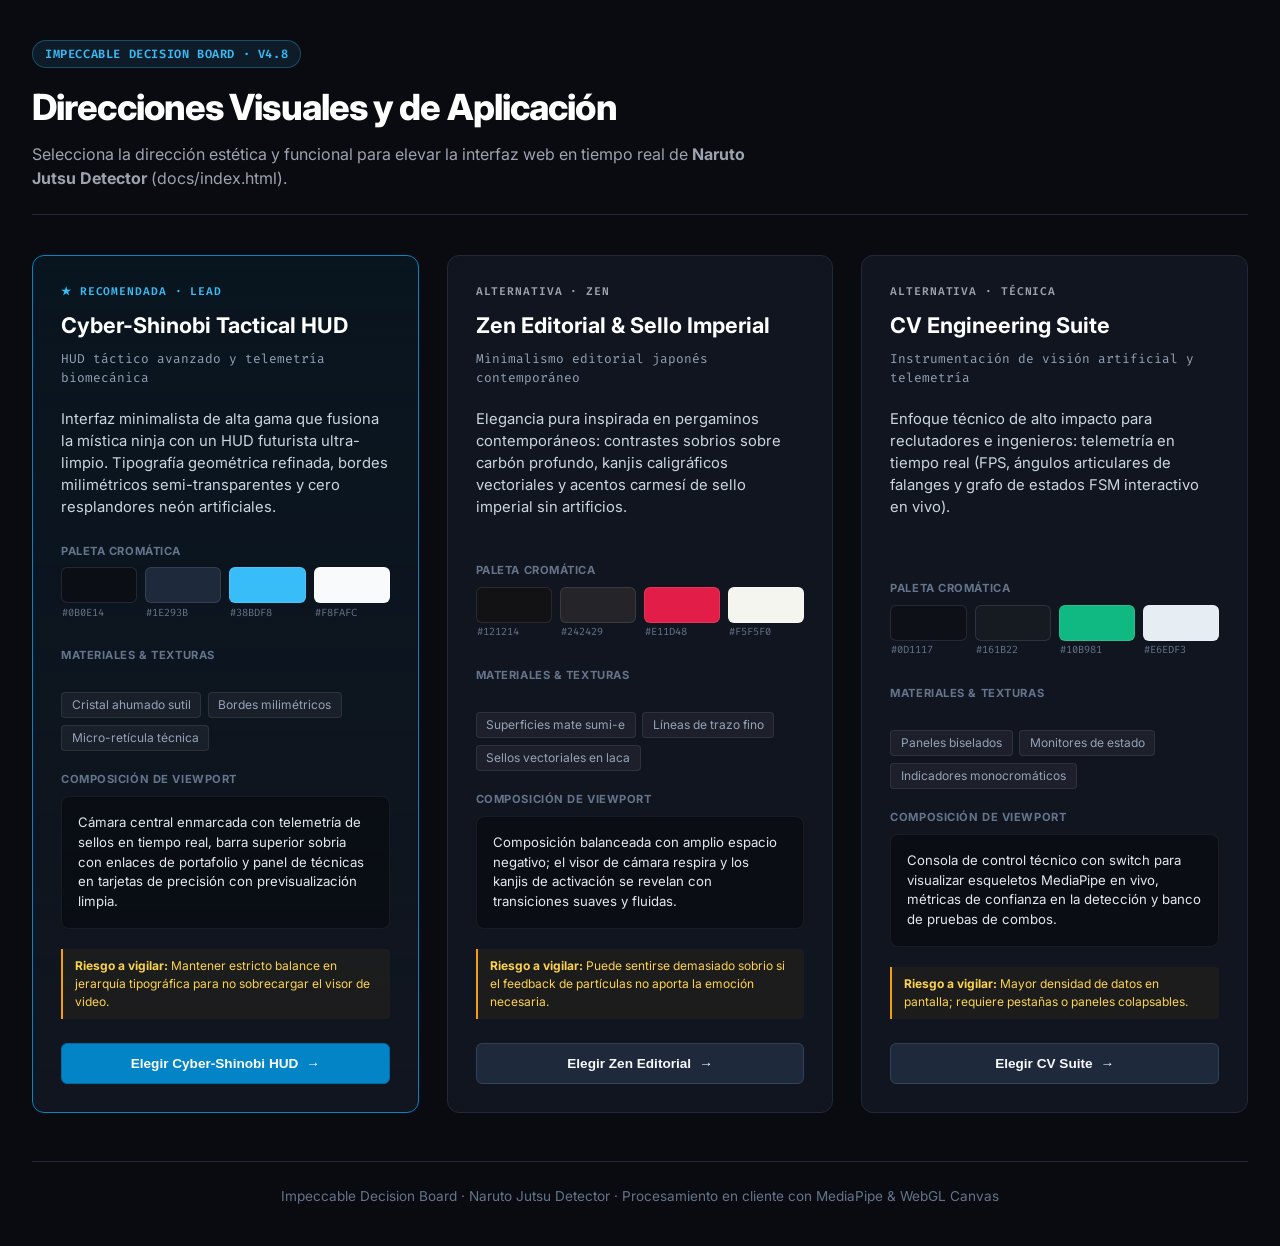
<file: .impeccable/decision-board.html>
<!DOCTYPE html>
<html lang="es">
<head>
  <meta charset="UTF-8">
  <meta name="viewport" content="width=device-width, initial-scale=1.0">
  <title>Impeccable · Visual Decision Board | Naruto Jutsu Detector</title>
  <link rel="preconnect" href="https://fonts.googleapis.com">
  <link rel="preconnect" href="https://fonts.gstatic.com" crossorigin>
  <link href="https://fonts.googleapis.com/css2?family=Fira+Code:wght@400;600&family=Inter:wght@400;500;600;700;800&family=Plus+Jakarta+Sans:wght@700;800&display=swap" rel="stylesheet">
  <style>
    :root {
      --bg: #090B10;
      --surface: #11151F;
      --surface-border: #1F2937;
      --text: #F3F4F6;
      --text-muted: #9CA3AF;
      --accent: #38BDF8;
      --accent-subtle: rgba(56, 189, 248, 0.1);
    }
    * {
      box-sizing: border-box;
      margin: 0;
      padding: 0;
    }
    body {
      background-color: var(--bg);
      color: var(--text);
      font-family: 'Inter', -apple-system, BlinkMacSystemFont, sans-serif;
      padding: 2.5rem 2rem;
      min-height: 100vh;
      line-height: 1.5;
    }
    .container {
      max-width: 1280px;
      margin: 0 auto;
    }
    header {
      margin-bottom: 2.5rem;
      border-bottom: 1px solid var(--surface-border);
      padding-bottom: 1.5rem;
      display: flex;
      justify-content: space-between;
      align-items: flex-end;
    }
    .badge {
      display: inline-flex;
      align-items: center;
      gap: 0.5rem;
      background: var(--accent-subtle);
      border: 1px solid rgba(56, 189, 248, 0.3);
      color: var(--accent);
      padding: 0.25rem 0.75rem;
      border-radius: 9999px;
      font-size: 0.75rem;
      font-family: 'Fira Code', monospace;
      font-weight: 600;
      text-transform: uppercase;
      letter-spacing: 0.05em;
      margin-bottom: 0.75rem;
    }
    h1 {
      font-size: 2.25rem;
      font-weight: 800;
      letter-spacing: -0.025em;
      color: #FFFFFF;
    }
    .subtitle {
      color: var(--text-muted);
      font-size: 1rem;
      margin-top: 0.5rem;
      max-width: 720px;
    }
    .cards-grid {
      display: grid;
      grid-template-columns: repeat(auto-fit, minmax(360px, 1fr));
      gap: 1.75rem;
    }
    .card {
      background: var(--surface);
      border: 1px solid var(--surface-border);
      border-radius: 12px;
      padding: 1.75rem;
      display: flex;
      flex-direction: column;
      position: relative;
      transition: transform 0.2s ease, border-color 0.2s ease;
    }
    .card:hover {
      transform: translateY(-3px);
      border-color: #374151;
    }
    .card.lead {
      border-color: #0284C7;
      background: linear-gradient(180deg, rgba(2, 132, 199, 0.08) 0%, #11151F 100%);
    }
    .card-kicker {
      font-family: 'Fira Code', monospace;
      font-size: 0.7rem;
      font-weight: 600;
      letter-spacing: 0.08em;
      text-transform: uppercase;
      color: var(--text-muted);
      margin-bottom: 0.5rem;
    }
    .card.lead .card-kicker {
      color: #38BDF8;
    }
    .card-title {
      font-size: 1.35rem;
      font-weight: 700;
      color: #FFFFFF;
      margin-bottom: 0.5rem;
    }
    .card-lineage {
      font-size: 0.8rem;
      color: #94A3B8;
      font-family: 'Fira Code', monospace;
      margin-bottom: 1.25rem;
    }
    .card-thesis {
      font-size: 0.925rem;
      color: #CBD5E1;
      margin-bottom: 1.5rem;
      flex-grow: 1;
    }
    .section-label {
      font-size: 0.7rem;
      font-weight: 700;
      text-transform: uppercase;
      letter-spacing: 0.05em;
      color: #64748B;
      margin-bottom: 0.5rem;
    }
    .palette {
      display: flex;
      gap: 0.5rem;
      margin-bottom: 1.25rem;
    }
    .swatch {
      flex: 1;
      height: 36px;
      border-radius: 6px;
      border: 1px solid rgba(255, 255, 255, 0.1);
      position: relative;
    }
    .swatch-hex {
      position: absolute;
      bottom: -18px;
      left: 0;
      font-family: 'Fira Code', monospace;
      font-size: 0.65rem;
      color: #64748B;
    }
    .materials {
      display: flex;
      flex-wrap: wrap;
      gap: 0.4rem;
      margin-bottom: 1.25rem;
      margin-top: 1.25rem;
    }
    .material-pill {
      background: rgba(255, 255, 255, 0.05);
      border: 1px solid rgba(255, 255, 255, 0.08);
      font-size: 0.75rem;
      padding: 0.2rem 0.6rem;
      border-radius: 4px;
      color: #94A3B8;
    }
    .viewport-box {
      background: rgba(0, 0, 0, 0.35);
      border: 1px solid rgba(255, 255, 255, 0.06);
      border-radius: 8px;
      padding: 1rem;
      margin-bottom: 1.25rem;
      font-size: 0.825rem;
      color: #E2E8F0;
    }
    .risk-box {
      background: rgba(245, 158, 11, 0.05);
      border-left: 2px solid #F59E0B;
      padding: 0.5rem 0.75rem;
      border-radius: 0 4px 4px 0;
      font-size: 0.75rem;
      color: #FCD34D;
      margin-bottom: 1.5rem;
    }
    .action-btn {
      width: 100%;
      background: #1E293B;
      border: 1px solid #334155;
      color: #F8FAFC;
      padding: 0.75rem;
      border-radius: 6px;
      font-weight: 600;
      font-size: 0.85rem;
      cursor: pointer;
      transition: background 0.15s ease, border-color 0.15s ease;
      display: flex;
      align-items: center;
      justify-content: center;
      gap: 0.5rem;
    }
    .card.lead .action-btn {
      background: #0284C7;
      border-color: #0369A1;
      color: #FFFFFF;
    }
    .action-btn:hover {
      filter: brightness(1.1);
    }
    .footer-note {
      margin-top: 3rem;
      text-align: center;
      color: #64748B;
      font-size: 0.85rem;
      border-top: 1px solid var(--surface-border);
      padding-top: 1.5rem;
    }
  </style>
</head>
<body>
  <div class="container">
    <header>
      <div>
        <div class="badge">Impeccable Decision Board · v4.8</div>
        <h1>Direcciones Visuales y de Aplicación</h1>
        <p class="subtitle">Selecciona la dirección estética y funcional para elevar la interfaz web en tiempo real de <strong>Naruto Jutsu Detector</strong> (docs/index.html).</p>
      </div>
    </header>

    <div class="cards-grid">
      <!-- Opción 1: Lead -->
      <div class="card lead">
        <div class="card-kicker">★ RECOMENDADA · LEAD</div>
        <h2 class="card-title">Cyber-Shinobi Tactical HUD</h2>
        <div class="card-lineage">HUD táctico avanzado y telemetría biomecánica</div>
        <p class="card-thesis">
          Interfaz minimalista de alta gama que fusiona la mística ninja con un HUD futurista ultra-limpio. Tipografía geométrica refinada, bordes milimétricos semi-transparentes y cero resplandores neón artificiales.
        </p>
        
        <div class="section-label">Paleta Cromática</div>
        <div class="palette">
          <div class="swatch" style="background: #0B0E14;"><span class="swatch-hex">#0B0E14</span></div>
          <div class="swatch" style="background: #1E293B;"><span class="swatch-hex">#1E293B</span></div>
          <div class="swatch" style="background: #38BDF8;"><span class="swatch-hex">#38BDF8</span></div>
          <div class="swatch" style="background: #F8FAFC;"><span class="swatch-hex">#F8FAFC</span></div>
        </div>

        <div class="section-label" style="margin-top: 1.5rem;">Materiales & Texturas</div>
        <div class="materials">
          <span class="material-pill">Cristal ahumado sutil</span>
          <span class="material-pill">Bordes milimétricos</span>
          <span class="material-pill">Micro-retícula técnica</span>
        </div>

        <div class="section-label">Composición de Viewport</div>
        <div class="viewport-box">
          Cámara central enmarcada con telemetría de sellos en tiempo real, barra superior sobria con enlaces de portafolio y panel de técnicas en tarjetas de precisión con previsualización limpia.
        </div>

        <div class="risk-box">
          <strong>Riesgo a vigilar:</strong> Mantener estricto balance en jerarquía tipográfica para no sobrecargar el visor de video.
        </div>

        <button class="action-btn" onclick="selectOption('Cyber-Shinobi Tactical HUD')">
          <span>Elegir Cyber-Shinobi HUD</span>
          <span>→</span>
        </button>
      </div>

      <!-- Opción 2: Zen Editorial -->
      <div class="card">
        <div class="card-kicker">ALTERNATIVA · ZEN</div>
        <h2 class="card-title">Zen Editorial & Sello Imperial</h2>
        <div class="card-lineage">Minimalismo editorial japonés contemporáneo</div>
        <p class="card-thesis">
          Elegancia pura inspirada en pergaminos contemporáneos: contrastes sobrios sobre carbón profundo, kanjis caligráficos vectoriales y acentos carmesí de sello imperial sin artificios.
        </p>
        
        <div class="section-label">Paleta Cromática</div>
        <div class="palette">
          <div class="swatch" style="background: #121214;"><span class="swatch-hex">#121214</span></div>
          <div class="swatch" style="background: #242429;"><span class="swatch-hex">#242429</span></div>
          <div class="swatch" style="background: #E11D48;"><span class="swatch-hex">#E11D48</span></div>
          <div class="swatch" style="background: #F5F5F0;"><span class="swatch-hex">#F5F5F0</span></div>
        </div>

        <div class="section-label" style="margin-top: 1.5rem;">Materiales & Texturas</div>
        <div class="materials">
          <span class="material-pill">Superficies mate sumi-e</span>
          <span class="material-pill">Líneas de trazo fino</span>
          <span class="material-pill">Sellos vectoriales en laca</span>
        </div>

        <div class="section-label">Composición de Viewport</div>
        <div class="viewport-box">
          Composición balanceada con amplio espacio negativo; el visor de cámara respira y los kanjis de activación se revelan con transiciones suaves y fluidas.
        </div>

        <div class="risk-box">
          <strong>Riesgo a vigilar:</strong> Puede sentirse demasiado sobrio si el feedback de partículas no aporta la emoción necesaria.
        </div>

        <button class="action-btn" onclick="selectOption('Zen Editorial & Sello Imperial')">
          <span>Elegir Zen Editorial</span>
          <span>→</span>
        </button>
      </div>

      <!-- Opción 3: Computer Vision Workbench -->
      <div class="card">
        <div class="card-kicker">ALTERNATIVA · TÉCNICA</div>
        <h2 class="card-title">CV Engineering Suite</h2>
        <div class="card-lineage">Instrumentación de visión artificial y telemetría</div>
        <p class="card-thesis">
          Enfoque técnico de alto impacto para reclutadores e ingenieros: telemetría en tiempo real (FPS, ángulos articulares de falanges y grafo de estados FSM interactivo en vivo).
        </p>
        
        <div class="section-label">Paleta Cromática</div>
        <div class="palette">
          <div class="swatch" style="background: #0D1117;"><span class="swatch-hex">#0D1117</span></div>
          <div class="swatch" style="background: #161B22;"><span class="swatch-hex">#161B22</span></div>
          <div class="swatch" style="background: #10B981;"><span class="swatch-hex">#10B981</span></div>
          <div class="swatch" style="background: #E6EDF3;"><span class="swatch-hex">#E6EDF3</span></div>
        </div>

        <div class="section-label" style="margin-top: 1.5rem;">Materiales & Texturas</div>
        <div class="materials">
          <span class="material-pill">Paneles biselados</span>
          <span class="material-pill">Monitores de estado</span>
          <span class="material-pill">Indicadores monocromáticos</span>
        </div>

        <div class="section-label">Composición de Viewport</div>
        <div class="viewport-box">
          Consola de control técnico con switch para visualizar esqueletos MediaPipe en vivo, métricas de confianza en la detección y banco de pruebas de combos.
        </div>

        <div class="risk-box">
          <strong>Riesgo a vigilar:</strong> Mayor densidad de datos en pantalla; requiere pestañas o paneles colapsables.
        </div>

        <button class="action-btn" onclick="selectOption('CV Engineering Suite')">
          <span>Elegir CV Suite</span>
          <span>→</span>
        </button>
      </div>
    </div>

    <div class="footer-note">
      Impeccable Decision Board · Naruto Jutsu Detector · Procesamiento en cliente con MediaPipe & WebGL Canvas
    </div>
  </div>

  <script>
    function selectOption(name) {
      alert("Has seleccionado la dirección: " + name + "\\nPuedes confirmar en el chat de Antigravity.");
    }
  </script>
</body>
</html>
</file>
